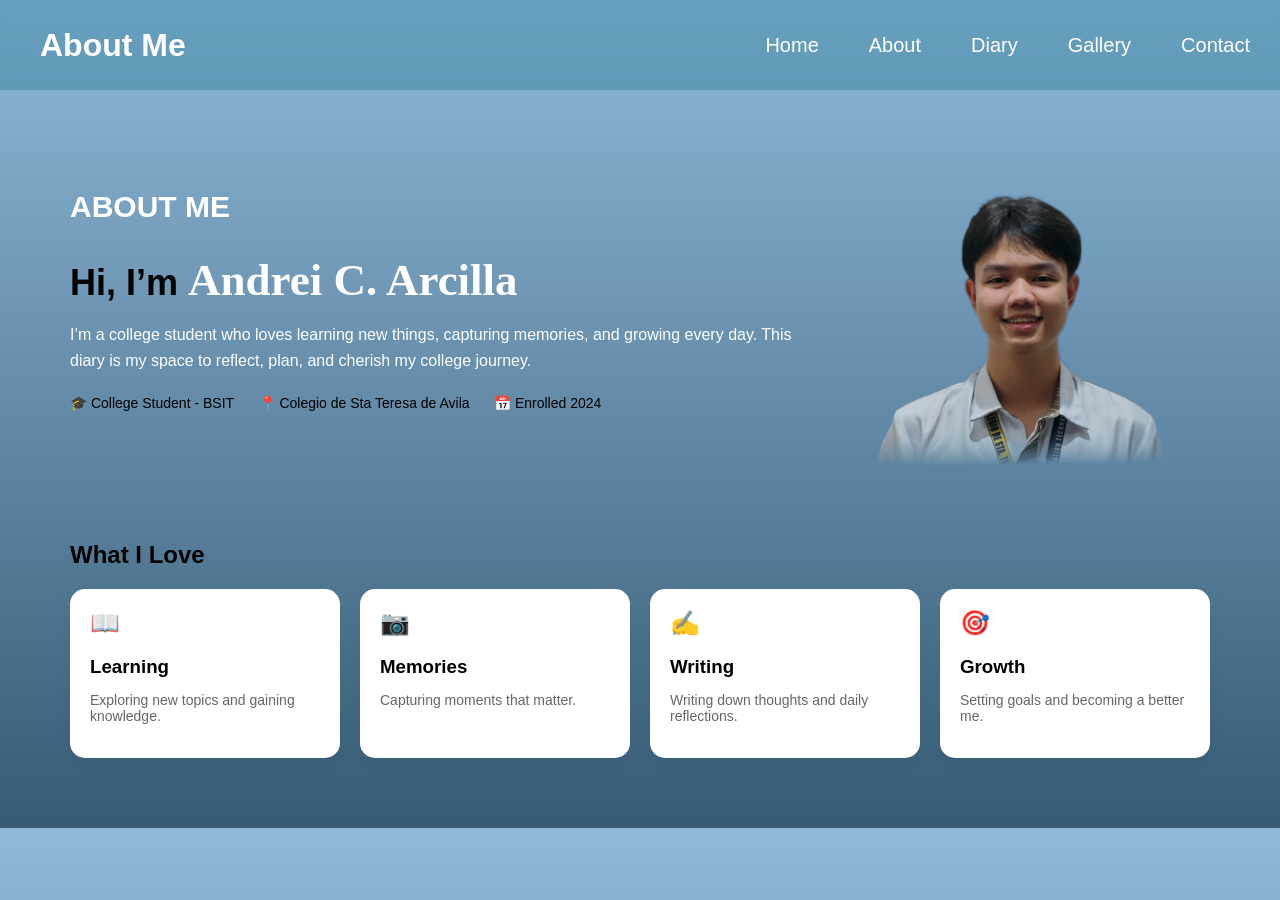
<file: about.html>
<!DOCTYPE html>
<html lang="en">
<head>
    <meta charset="UTF-8">
    <meta name="viewport" content="width=device-width, initial-scale=1.0">
    <title>Document</title>
    <link rel="stylesheet" href="MyDiaryDesign.css">
</head>
<body>
    <header>
        <h1 class="title-name">About Me</h1>
        <nav>
            <a href="index.html">Home</a>
            <a href="about.html">About</a>
            <a href="diary.html">Diary</a>
            <a href="gallery.html">Gallery</a>
            <a href="contact.html">Contact</a>
        </nav>
    </header>

<section class="about">
  <div class="about-container">
    
    <div class="about-text">
      <p class="label">ABOUT ME</p>
      <h1>Hi, I’m <span style="font-family: Playfair; font-size: 45px; color: white; outline: 1px;">Andrei C. Arcilla</span></h1>
      <p class="description">
        I’m a college student who loves learning new things, capturing memories, 
        and growing every day. This diary is my space to reflect, plan, and cherish my college journey.
      </p>

      <div class="info">
        <span>🎓 College Student - BSIT</span>
        <span>📍 Colegio de Sta Teresa de Avila</span>
        <span>📅 Enrolled 2024</span>
      </div>
    </div>
    <img src="Self/self.png" class="profile-photo" alt="Profile-Picture">
    <div class="about-image">
      
    </div>

  </div>
</section>

<section class="love">
  <h2>What I Love</h2>

  <div class="about-cards">
    <div class="about-card">
      <div class="about-icon">📖</div>
      <h3>Learning</h3>
      <p>Exploring new topics and gaining knowledge.</p>
    </div>

    <div class="about-card">
      <div class="about-icon">📷</div>
      <h3>Memories</h3>
      <p>Capturing moments that matter.</p>
    </div>

    <div class="about-card">
      <div class="about-icon">✍️</div>
      <h3>Writing</h3>
      <p>Writing down thoughts and daily reflections.</p>
    </div>

    <div class="about-card">
      <div class="about-icon">🎯</div>
      <h3>Growth</h3>
      <p>Setting goals and becoming a better me.</p>
    </div>
  </div>
</section>

</body>
</html>
</body>
</html>
</file>
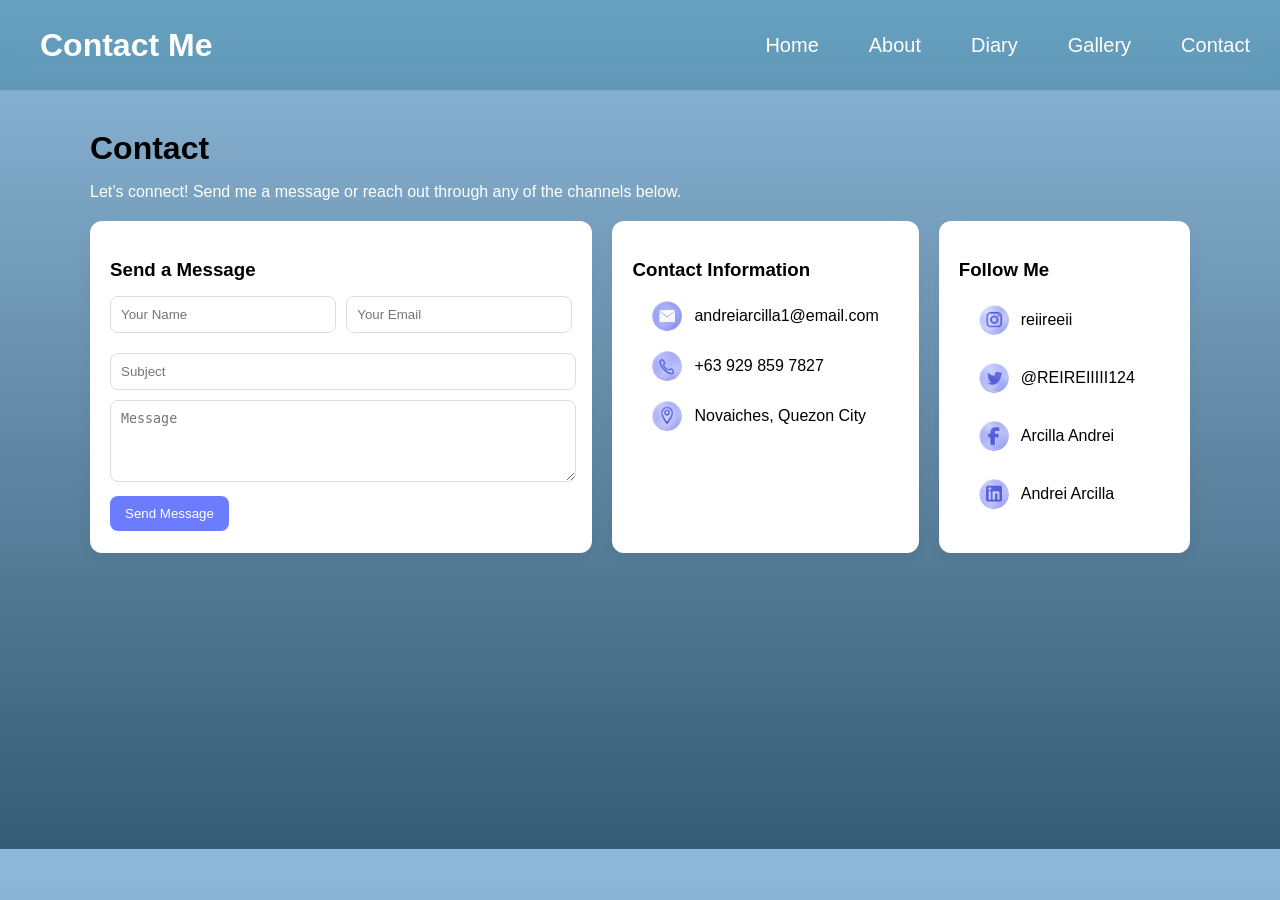
<file: contact.html>
<!DOCTYPE html>
<html lang="en">
<head>
    <meta charset="UTF-8">
    <meta name="viewport" content="width=device-width, initial-scale=1.0">
    <title>Document</title>
    <link rel="stylesheet" href="MyDiaryDesign.css">
</head>
<body>
    <header>
        <h1 class="title-name">Contact Me</h1>
        <nav>
            <a href="index.html">Home</a>
            <a href="about.html">About</a>
            <a href="diary.html">Diary</a>
            <a href="gallery.html">Gallery</a>
            <a href="contact.html">Contact</a>
        </nav>
    </header>


<section class="contact">
  <div class="container">
    <h2>Contact</h2>
    <p class="subtitle">
      Let’s connect! Send me a message or reach out through any of the channels below.
    </p>

    <div class="contact-grid">
      <!-- FORM -->
      <div class="contact-card">
        <h3>Send a Message</h3>
        <form id="contactForm">
          <div class="row">
            <input type="text" placeholder="Your Name" required>
            <input type="email" placeholder="Your Email" required>
          </div>
          <input type="text" placeholder="Subject" required>
          <textarea placeholder="Message" rows="4" required></textarea>
          <button type="submit">Send Message</button>
        </form>
      </div>

      <!-- CONTACT INFO -->
      <div class="contact-card">
        <h3>Contact Information</h3>
        <div class="contact-item">
          <img src="ContactImages/mail.png" alt="">
          <p>andreiarcilla1@email.com</p>
        </div>
        <div class="contact-item">
          <img src="ContactImages/phn.png" alt="">
          <p>+63 929 859 7827</p>
        </div>
        <div class="contact-item">
          <img src="ContactImages/loc.png" alt="">
          <p>Novaiches, Quezon City</p>
        </div>
      </div>

      <!-- SOCIALS -->
      <div class="contact-card">
        <h3>Follow Me</h3>
        <ul class="socials">
        <div class="contact-item">
          <img src="ContactImages/insta.png" alt="">
          <li>reiireeii</li>
        </div>
        <div class="contact-item">
          <img src="ContactImages/twit.png" alt="">
          <li>@REIREIIIII124</li>
        </div>
        <div class="contact-item">
          <img src="ContactImages/fb.png" alt="">
          <li>Arcilla Andrei</li>
        </div>
        <div class="contact-item">
          <img src="ContactImages/lin.png" alt="">
          <li>Andrei Arcilla</li>
        </div>
        </ul>
      </div>
    </div>

    <!-- MAP -->
    <div class="map">
      <iframe 
        src="https://maps.google.com/maps?q=Novaiches&t=&z=13&ie=UTF8&iwloc=&output=embed"
        frameborder="0"
        allowfullscreen>
      </iframe>
    </div>
  </div>
</section>
    
</body>
</html>
</file>
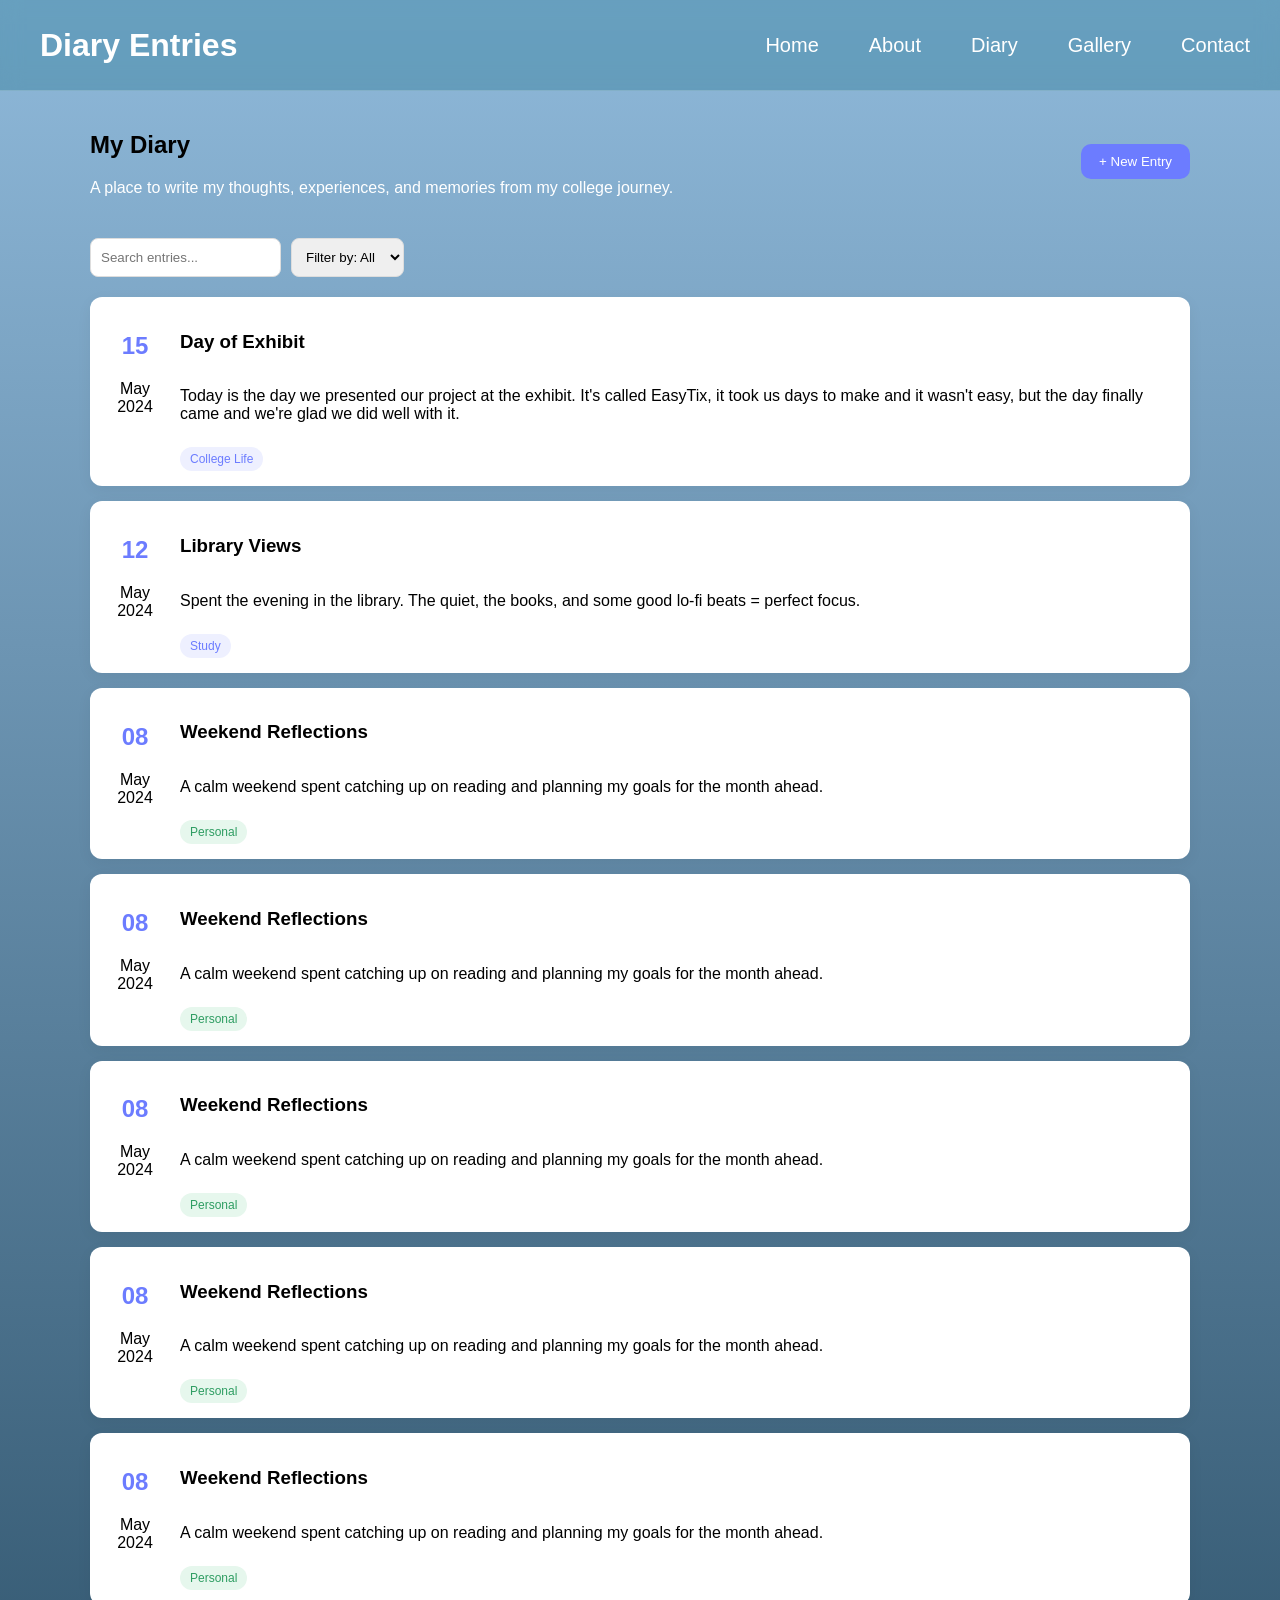
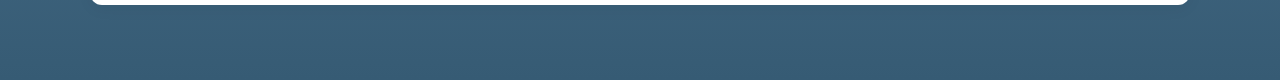
<file: diary.html>
<!DOCTYPE html>
<html lang="en">
<head>
    <meta charset="UTF-8">
    <meta name="viewport" content="width=device-width, initial-scale=1.0">
    <title>Document</title>
    <link rel="stylesheet" href="MyDiaryDesign.css">
</head>
<body>
    <header>
        <h1 class="title-name">Diary Entries</h1>
        <nav>
            <a href="index.html">Home</a>
            <a href="about.html">About</a>
            <a href="diary.html">Diary</a>
            <a href="gallery.html">Gallery</a>
            <a href="contact.html">Contact</a>
        </nav>
    </header>

<section class="diary">
  <div class="container">

    <!-- TOP -->
    <div class="diary-header">
      <div>
        <h1>My Diary</h1>
        <p>A place to write my thoughts, experiences, and memories from my college journey.</p>
      </div>
      <button class="new-entry">+ New Entry</button>
    </div>

    <!-- SEARCH + FILTER -->
    <div class="controls">
      <input type="text" placeholder="Search entries...">
      <select>
        <option>Filter by: All</option>
        <option>Study</option>
        <option>Personal</option>
        <option>College Life</option>
      </select>
    </div>

    <div class="diary-grid">
      
      <!-- LEFT SIDE -->
      <div class="sidebar">

      <!-- RIGHT SIDE -->
      <div class="entries">

        <!-- ENTRY -->
        <div class="entry">
          <div class="date-box">
            <h2>15</h2>
            <p>May<br>2024</p>
          </div>

          <div class="entry-content">
            <div class="entry-top">
              <h3>Day of Exhibit</h3>
            </div>
            <p>
              Today is the day we presented our project at the exhibit. It's called EasyTix, it took us days to make and it wasn't easy, but the day finally came and we're glad we did well with it.
            </p>
            <span class="tag blue">College Life</span>
          </div>
        </div>

        <!-- ENTRY -->
        <div class="entry">
          <div class="date-box">
            <h2>12</h2>
            <p>May<br>2024</p>
          </div>

          <div class="entry-content">
            <div class="entry-top">
              <h3>Library Views</h3>
            </div>
            <p>
              Spent the evening in the library. The quiet, the books, and some good lo-fi beats = perfect focus.
            </p>
            <span class="tag blue">Study</span>
          </div>
        </div>

        <!-- ENTRY -->
        <div class="entry">
          <div class="date-box">
            <h2>08</h2>
            <p>May<br>2024</p>
          </div>

          <div class="entry-content">
            <div class="entry-top">
              <h3>Weekend Reflections</h3>
            </div>
            <p>
              A calm weekend spent catching up on reading and planning my goals for the month ahead.
            </p>
            <span class="tag green">Personal</span>
          </div>
        </div>

        <div class="entry">
          <div class="date-box">
            <h2>08</h2>
            <p>May<br>2024</p>
          </div>

          <div class="entry-content">
            <div class="entry-top">
              <h3>Weekend Reflections</h3>
            </div>
            <p>
              A calm weekend spent catching up on reading and planning my goals for the month ahead.
            </p>
            <span class="tag green">Personal</span>
          </div>
        </div>

        <div class="entry">
          <div class="date-box">
            <h2>08</h2>
            <p>May<br>2024</p>
          </div>

          <div class="entry-content">
            <div class="entry-top">
              <h3>Weekend Reflections</h3>
            </div>
            <p>
              A calm weekend spent catching up on reading and planning my goals for the month ahead.
            </p>
            <span class="tag green">Personal</span>
          </div>
        </div>

        <div class="entry">
          <div class="date-box">
            <h2>08</h2>
            <p>May<br>2024</p>
          </div>

          <div class="entry-content">
            <div class="entry-top">
              <h3>Weekend Reflections</h3>
            </div>
            <p>
              A calm weekend spent catching up on reading and planning my goals for the month ahead.
            </p>
            <span class="tag green">Personal</span>
          </div>
        </div>
      </div>

      <div class="entry">
          <div class="date-box">
            <h2>08</h2>
            <p>May<br>2024</p>
          </div>

          <div class="entry-content">
            <div class="entry-top">
              <h3>Weekend Reflections</h3>
            </div>
            <p>
              A calm weekend spent catching up on reading and planning my goals for the month ahead.
            </p>
            <span class="tag green">Personal</span>
          </div>
        </div>

    </div>
  </div>
</section>

</body>
</html>
</file>
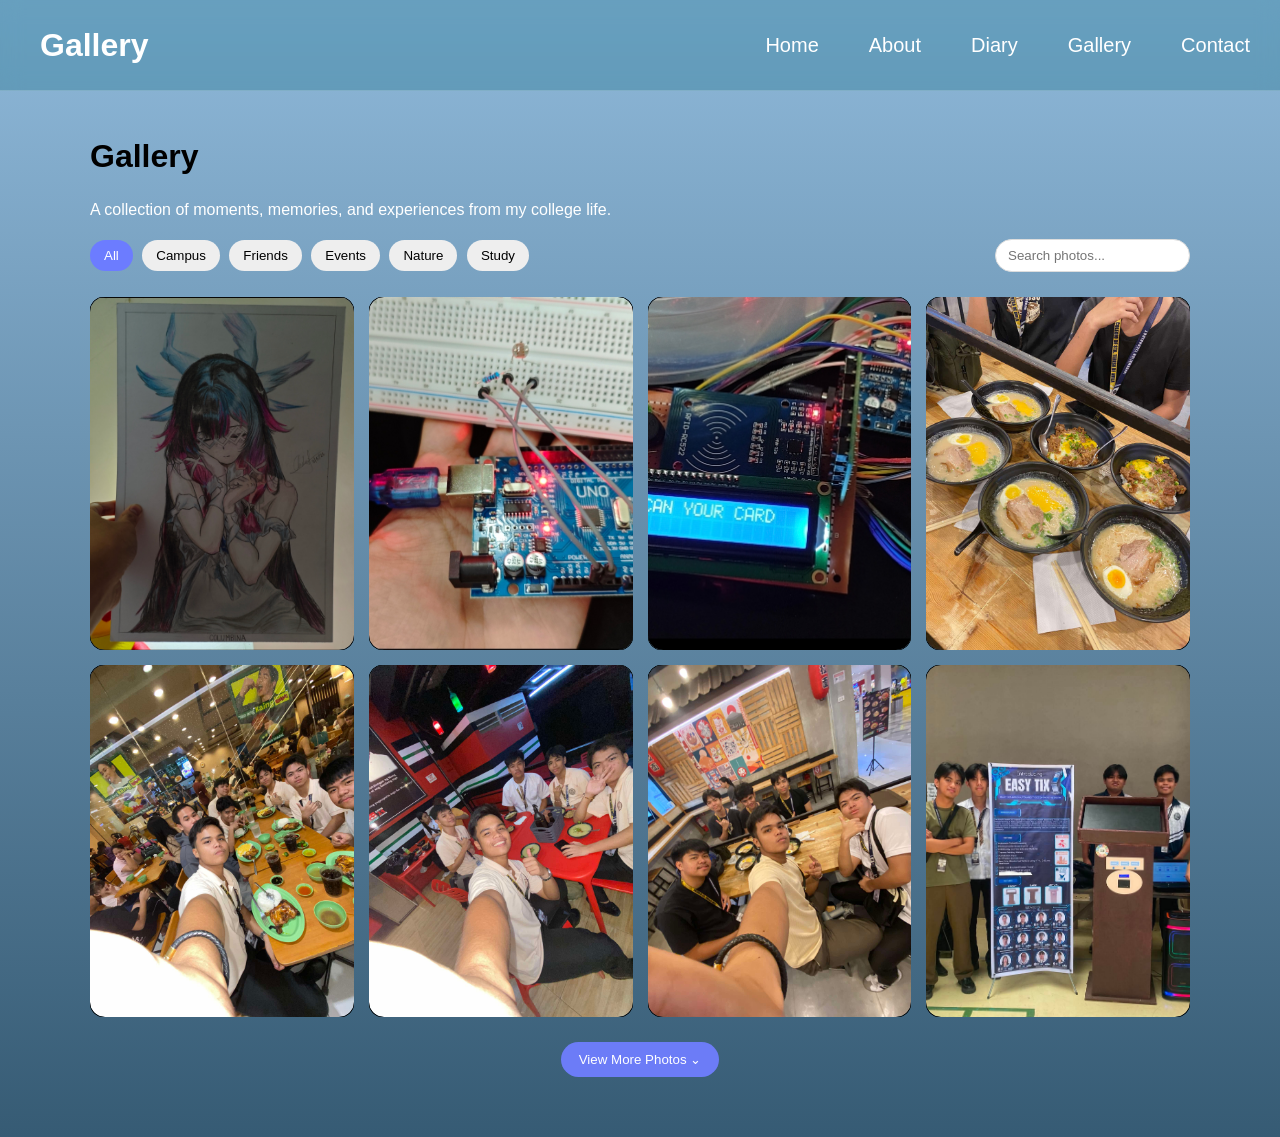
<file: gallery.html>
<!DOCTYPE html>
<html lang="en">
<head>
    <meta charset="UTF-8">
    <meta name="viewport" content="width=device-width, initial-scale=1.0">
    <title>Document</title>
    <link rel="stylesheet" href="MyDiaryDesign.css">
</head>
<body>
    <header>
        <h1 class="title-name">Gallery</h1>
        <nav>
            <a href="index.html">Home</a>
            <a href="about.html">About</a>
            <a href="diary.html">Diary</a>
            <a href="gallery.html">Gallery</a>
            <a href="contact.html">Contact</a>
        </nav>
    </header>

<section class="gallery">
  <div class="gallery-container">

    <!-- HEADER -->
    <h1>Gallery</h1>
    <p class="subtitle">
      A collection of moments, memories, and experiences from my college life.
    </p>

    <!-- TOP CONTROLS -->
    <div class="top-bar">
      <div class="filters">
        <button class="active">All</button>
        <button>Campus</button>
        <button>Friends</button>
        <button>Events</button>
        <button>Nature</button>
        <button>Study</button>
      </div>

      <div class="search-box">
        <input type="text" placeholder="Search photos...">
      </div>
    </div>

    <!-- GRID -->
    <div class="gallery-grid">

      <div class="item" data-category="campus">
        <img src="DiaryImages\img1.jpg">
      </div>

      <div class="item" data-category="friends">
        <img src="DiaryImages\img2.jpg">
      </div>

      <div class="item" data-category="nature">
        <img src="DiaryImages\img3.jpg">
      </div>

      <div class="item" data-category="study">
        <img src="DiaryImages\img4.jpg">
      </div>

      <div class="item" data-category="events">
        <img src="DiaryImages\img5.jpg">
      </div>

      <div class="item" data-category="nature">
        <img src="DiaryImages\img6.jpg">
      </div>

      <div class="item" data-category="study">
        <img src="DiaryImages\img7.jpg">
      </div>

      <div class="item" data-category="campus">
        <img src="DiaryImages\img8.jpg">
      </div>

    </div>

    <!-- BUTTON -->
    <div class="load-more">
      <button>View More Photos ⌄</button>
    </div>

  </div>
</section>
</body>
</html>
</file>
<file: MyDiaryDesign.css>
body{
    font-family: Segoe UI;
    margin: 0;
    background-color: #f3f5f5;
    background: linear-gradient(to bottom, rgb(143, 185, 218), rgb(54, 91, 116));
    font-family: 'Inter', sans-serif;
}

h1, h2, h3{
  font-family: 'Poppins', sans-serif;
}
 
header{
    background-color: #FFFFFF;
    display: flex;
    align-items: center;
    justify-content: space-between; /* separates h1 and nav */
    padding: 10px;
    height: 70px;
    z-index: 1000;
    position: sticky;
    top: 0;
    background: rgba(16, 104, 131, 0.3);
    backdrop-filter: blur(10px);
    -webkit-backdrop-filter: blur(10px);
    border-bottom: 1px solid rgba(255,255,255,0.2);
}

header h1{
   color: white;
}

nav{
    display: flex;
    gap: 50px;
    font-size: 20px;
    margin-right: 20px;
}

nav a{
    text-decoration: none;
    color: rgb(255, 255, 255);
    transition: 0.1s ease-out;
}

nav a:hover{
    text-decoration: underline rgb(255, 255, 255);
    text-underline-offset: 4px;
    transform: scale(1.2) ;
    transition: 0.1s ease-in;
    color: rgb(255, 255, 255);
}

.GalleryImages{
    padding: 60px;
    justify-self: center;
    margin: 0 auto;
    margin-top: 40px;
    margin-bottom: 40px;
    gap: 40px;
    display: grid;
    border-radius: 15px;
    outline: 1px solid black;
    grid-template-columns: repeat(4, 1fr);
    background-color: rgb(206, 206, 206);

}

.ContactInfo{
    display: block;
    background-color: rgb(206, 206, 206);
    padding: 60px;
    padding-top: 30px;
    border-radius: 15px;
    margin-top: 15px;
    outline: 1px solid black;
    margin: 40px;
    
}

.AboutInfo{
    display: block;
    background-color: rgb(206, 206, 206);
    padding: 60px;
    padding-top: 30px;
    border-radius: 15px;
    margin-top: 15px;
    outline: 1px solid black;
    margin: 40px;
    text-align: justify;
}

.NoteBox {
    border: 1px solid black;
    border-radius: 10px;
    padding: 12px;
    margin-left: 80px;
    margin-right: 80px;
    margin-bottom: 12px;
    background-color: rgb(206, 206, 206);
    transition: 0.2s ease-out;
    text-align: justify;
}

.NoteBox p{
    margin: 20px;
    text-indent: 30px;
}

.NoteBox h3::after{
    content: " 📅";
}

.NoteBox:hover{
    transform: scale(1.1);
    transition: 0.2s ease-in;
    box-shadow: 0px 15px 15px black;
}

.DiaryNotes{
    margin-top: 30px;
}


section img{
    width: 200px;
    transition: 0.2s ease-out;
    border-radius: 20px;
    outline: 1px solid black;
}

.title-name{
    padding-left: 30px;
}


/* index */
.title{
    display: flex;
    align-items: center;
    justify-content: space-between;
    padding: 113px;
    padding-top: 45px;
    flex-wrap: wrap;
}

.title-text{
    max-width: 500px;
}

.title-text h1{
    font-size: 40px;
    margin-bottom: 20px;
}

.title-text p{
    margin-bottom: 20px;
    color: #ffffff;
}

.title-image{
    width: 300px;
}

.features{
    display: flex;
    justify-content: center;
    gap: 30px;
    padding: 40px 60px;
    padding-top: 5px;
    flex-wrap: wrap;
    
}

.cards{
    background: #ffffff;
    border-radius: 12px;
    padding: 25px;
    padding-top: 10px;
    width: 260px;
    text-align: center;
    transition: 0.3s;
    
}

.cards img{
    background: transparent;
    border: none;
    outline: none;
    box-shadow: none;
    padding: 10px;
}

.cards:hover img{
    transform: scale(1.3);
    
}

.cards:hover{
    transform: translateY(-85px);
    box-shadow: 0px 25px 25px rgb(49, 107, 109);

}

.cards:active img{
    transform: scale(1);
    
}

.cards:active{
    transform: scale(0.97);
    box-shadow: none;
    transition: ease-in 0.09;
}




/* contact */

.contact {
  padding: 12px 20px;
  font-family: Arial, sans-serif;
}

.container {
  max-width: 1100px;
  margin: auto;
}

.contact h2 {
  font-size: 32px;
  margin-bottom: 10px;
}

.subtitle {
  color: #666;
  margin-bottom: 30px;
}

.contact-grid {
  display: grid;
  grid-template-columns: 2fr 1fr 1fr;
  gap: 20px;
}

.contact-card {
  background: #fff;
  padding: 20px;
  border-radius: 12px;
  box-shadow: 0 4px 15px rgba(0,0,0,0.05);
}

.contact-item{
  display: flex;
  align-items: center;
  gap: 12px;
  margin-bottom: 12px;
  margin-bottom: 20px;
  margin: 20px;
}

.contact-item p{
  margin: 0;
}

.contact-item li{
  margin: 0;
}

.contact-card img{
  height: 30px;
  width: 30px;
  outline: none;
}

.contact-card h3 {
  margin-bottom: 15px;
}

/* FORM */
form .row {
  display: flex;
  gap: 10px;
  margin-bottom: 10px;
}

form input,
form textarea {
  width: 96%;
  padding: 10px;
  border-radius: 8px;
  border: 1px solid #ddd;
  margin-bottom: 10px;
}

button {
  background: #6c7cff;
  color: white;
  border: none;
  padding: 10px 15px;
  border-radius: 8px;
  cursor: pointer;
  transition: 0.3s;
}

button:hover {
  background: #4a5be0;
}

/* SOCIALS */
.socials {
  list-style: none;
  padding: 0;
}

.socials li {
  margin: 10px 0;
}

/* MAP */
.map {
  margin-top: 30px;
  border-radius: 12px;
  overflow: hidden;
}

.map iframe {
  width: 100%;
  height: 250px;
  border: 0;
}



/* Diary */

.diary {
  padding: 60px 20px;
  padding-top: 20px;
  font-family: Arial, sans-serif;
}

.container{
  max-width: 1100px;
  margin: auto;
}

/* HEADER */
.diary-header {
  display: flex;
  justify-content: space-between;
  align-items: center;
  margin-bottom: 25px;
}

.diary-header p{
  color: white;
}

.new-entry {
  background: #6c7cff;
  color: white;
  border: none;
  padding: 10px 18px;
  border-radius: 10px;
  cursor: pointer;
}

/* CONTROLS */
.controls {
  display: flex;
  gap: 10px;
  margin-bottom: 20px;
}

.controls input,
.controls select {
  padding: 10px;
  border-radius: 8px;
  border: 1px solid #ddd;
}

/* GRID */
.diary-grid {
  display: grid;
  gap: 20px;

}

/* CARD */
.card {
  background: white;
  padding: 15px;
  border-radius: 12px;
  box-shadow: 0 4px 15px rgba(0,0,0,0.05);
}

/* ENTRIES */
.entry {
  display: flex;
  gap: 15px;
  background: white;
  padding: 15px;
  border-radius: 12px;
  margin-bottom: 15px;
  box-shadow: 0 4px 15px rgba(0,0,0,0.05);
}

.date-box {
  text-align: center;
  min-width: 60px;
}

.date-box h2 {
  color: #6c7cff;
}


.entry-top {
  display: flex;
  align-items: center;
  justify-content: space-between;
}

.tag {
  display: inline-block;
  margin-top: 8px;
  padding: 5px 10px;
  border-radius: 20px;
  font-size: 12px;
}

.tag.blue {
  background: #eef0ff;
  color: #6c7cff;
}

.tag.green {
  background: #e6f7ed;
  color: #2e9d62;
}

/* RESPONSIVE */
@media (max-width: 768px) {
  .diary-grid {
    grid-template-columns: 1fr;
  }

  .controls {
    flex-direction: column;
  }

  .diary-header {
    flex-direction: column;
    gap: 10px;
    align-items: flex-start;
  }
}


/* gallery */

.gallery {
  padding: 60px 20px;
  padding-top: 20px;
  font-family: Arial, sans-serif;
}

.gallery-container {
  max-width: 1100px;
  margin: auto;

}



.gallery-grid img {
  width: 100%;
  height: 100%;
  object-fit: cover;
  border-radius: 15px;
  transition: transform 0.4s ease;
}


.galler-grid:hover img {
  transform: scale(2);
  border-radius: 30px;
}

.gallery h1 {
  font-size: 32px;
}

.subtitle {
  color: #ffffff;
  margin-bottom: 20px;
}

/* TOP BAR */
.top-bar {
  display: flex;
  justify-content: space-between;
  align-items: center;
  margin-bottom: 25px;
  flex-wrap: wrap;
  gap: 10px;
}

.filters button {
  border: none;
  padding: 8px 14px;
  border-radius: 20px;
  background: #eee;
  color: black;
  cursor: pointer;
  margin-right: 5px;
}

.filters .active {
  background: #6c7cff;
  color: white;
}

/* SEARCH */
.search-box input {
  padding: 8px 12px;
  border-radius: 20px;
  border: 1px solid #ddd;
}

/* GRID */
.gallery-grid {
  display: grid;
  grid-template-columns: repeat(4, 1fr);
  gap: 15px;
}

.item {
  overflow: hidden;
  border-radius: 12px;
}

.item img {
  width: 100%;
  display: block;
  transition: 0.3s;
}

.item:hover img {
  transform: scale(1.05);
}

/* BUTTON */
.load-more {
  text-align: center;
  margin-top: 25px;
}

.load-more button {
  padding: 10px 18px;
  border-radius: 20px;
  border: none;
  background: #6c7cf7;
  color: #ffffff;
  cursor: pointer;
}

/* RESPONSIVE */
@media (max-width: 900px) {
  .gallery-grid {
    grid-template-columns: repeat(2, 1fr);
  }
}

@media (max-width: 500px) {
  .gallery-grid {
    grid-template-columns: 1fr;
  }
}


/* about */

.about{
    padding: 70px;
    padding-top: 0px;
    padding-bottom: 0px;
    padding-bottom: 0px;
}

.love{
    padding: 70px;
    padding-top: 0px;
    top: 50%;
}

/* ABOUT SECTION */
.about-container {
  display: flex;
  align-items: center;
  justify-content: space-between;
  gap: 40px;
  margin-bottom: 60px;
}

.about-text {
  max-width: auto;
}

.profile-photo{
  right: 20%;
  top: 20%;
  bottom: -100%;
  width: 300px;
  z-index: 10;
  outline: none;
  margin-top: 90px;
}

.label {
  color: #ffffff;
  font-weight: bold;
  font-size: 30px;
  margin-bottom: 5px;
}

.about-text h1 {
  font-size: 36px;
  margin-bottom: 15px;
}

.description {
  color: #ffffff;
  line-height: 1.6;
  margin-bottom: 20px;
}

.info span {
  margin-right: 20px;
  color: #000000;
  font-size: 14px;
}

.about-image img {
  width: 300px;
  border-radius: 20px;
}

/* LOVE SECTION */
.love h2 {
  font-size: 24px;
  margin-bottom: 20px;
}

.about-cards {
  display: grid;
  grid-template-columns: repeat(4, 1fr);
  gap: 20px;
}

.about-card {
  background: white;
  padding: 20px;
  border-radius: 15px;
  box-shadow: 0 5px 15px rgba(0,0,0,0.05);
  transition: 0.3s;
}

.about-card:hover {
  transform: translateY(-5px);
}

.about-icon {
  font-size: 24px;
  margin-bottom: 10px;
}

.about-card h3 {
  margin-bottom: 10px;
}

.about-card p {
  color: #666;
  font-size: 14px;
}

/* SCROLL BOTTON */

#scrollBtn {
  position: fixed;
  bottom: 20px;
  right: 20px;
  width: 60px;
  height: 60px;
  border-radius: 50%;
  border: none;
  background-color: #333;
  color: #fff;
  font-size: 24px;
  cursor: pointer;
  display: flex;
  align-items: center;
  justify-content: center;
}

#scrollBtn:hover {
  background-color: #555;
}

/* INTERACTIVE  */

@media (max-width: 1024px) {
    .GalleryImages {
        grid-template-columns: repeat(2, 1fr);
    }
}

/* phone */
@media (max-width: 600px) {
    .GalleryImages {
        grid-template-columns: 1fr;
    }
}
</file>
